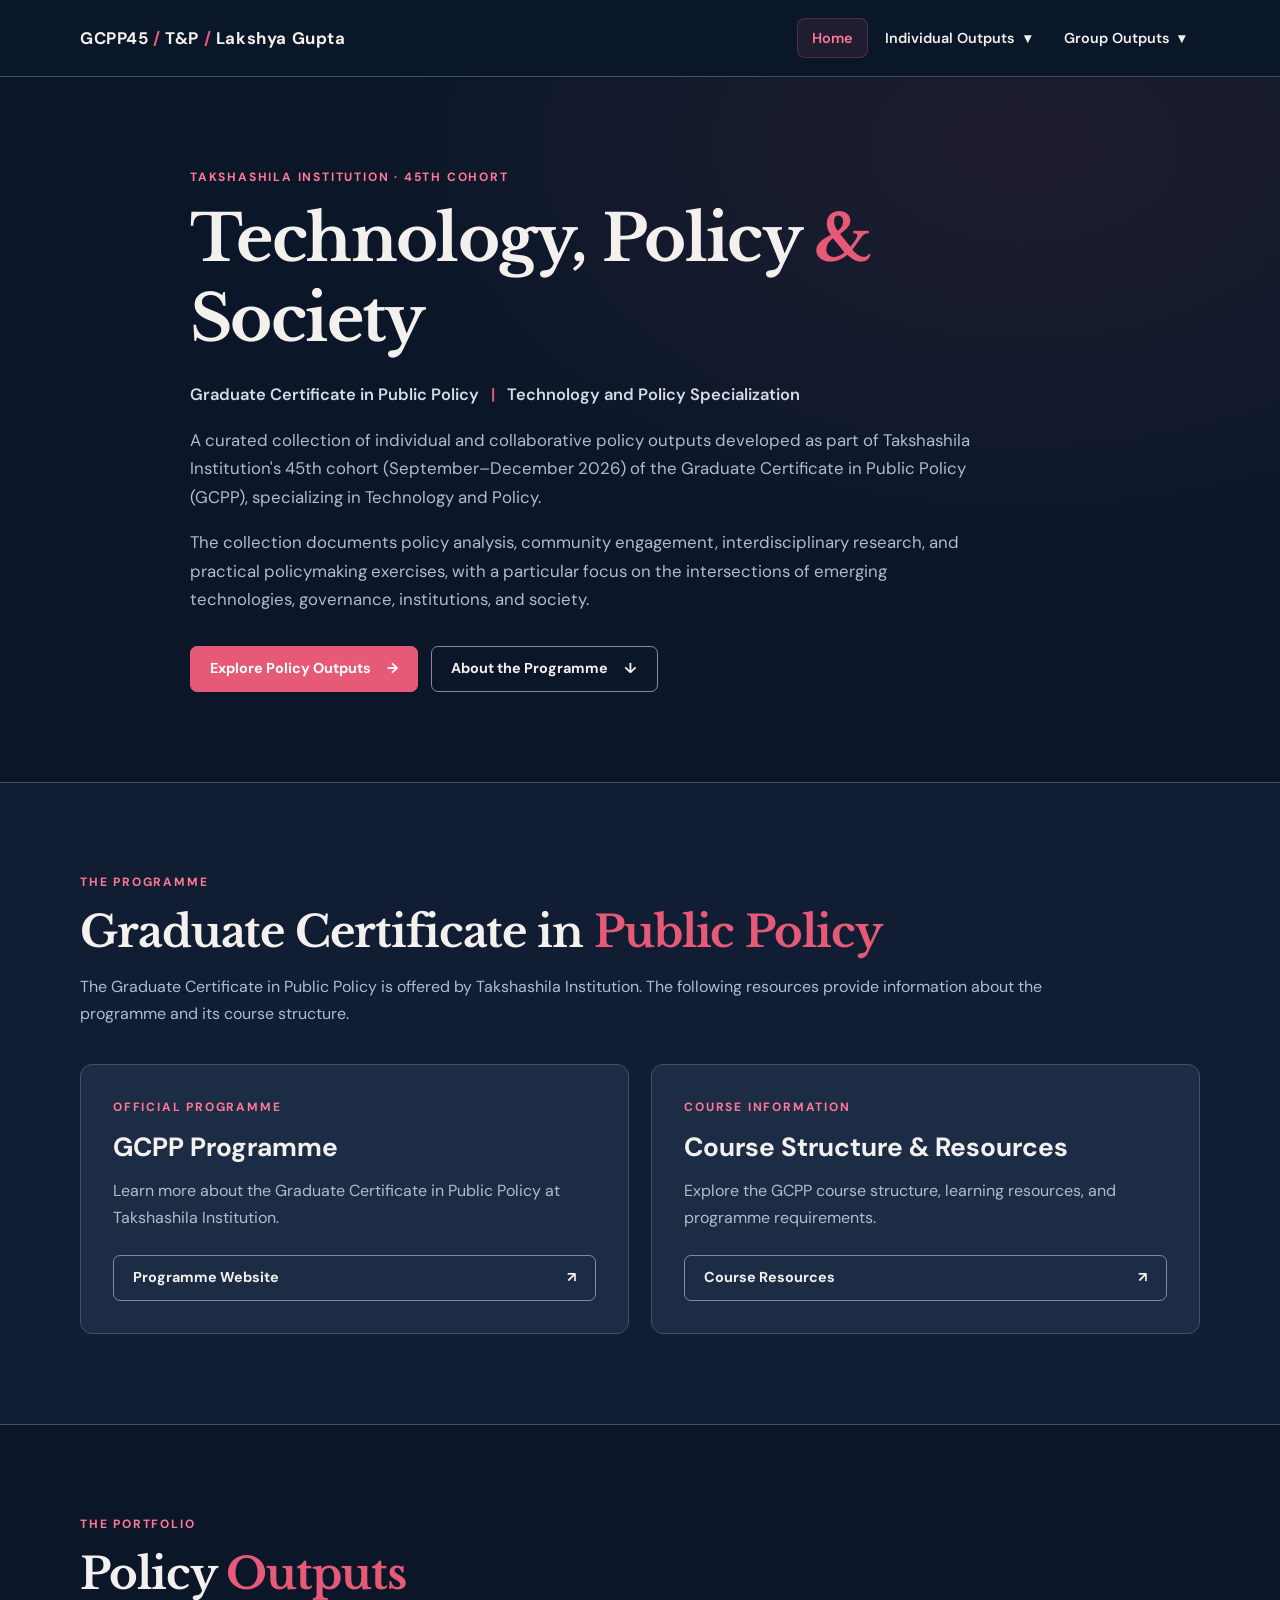
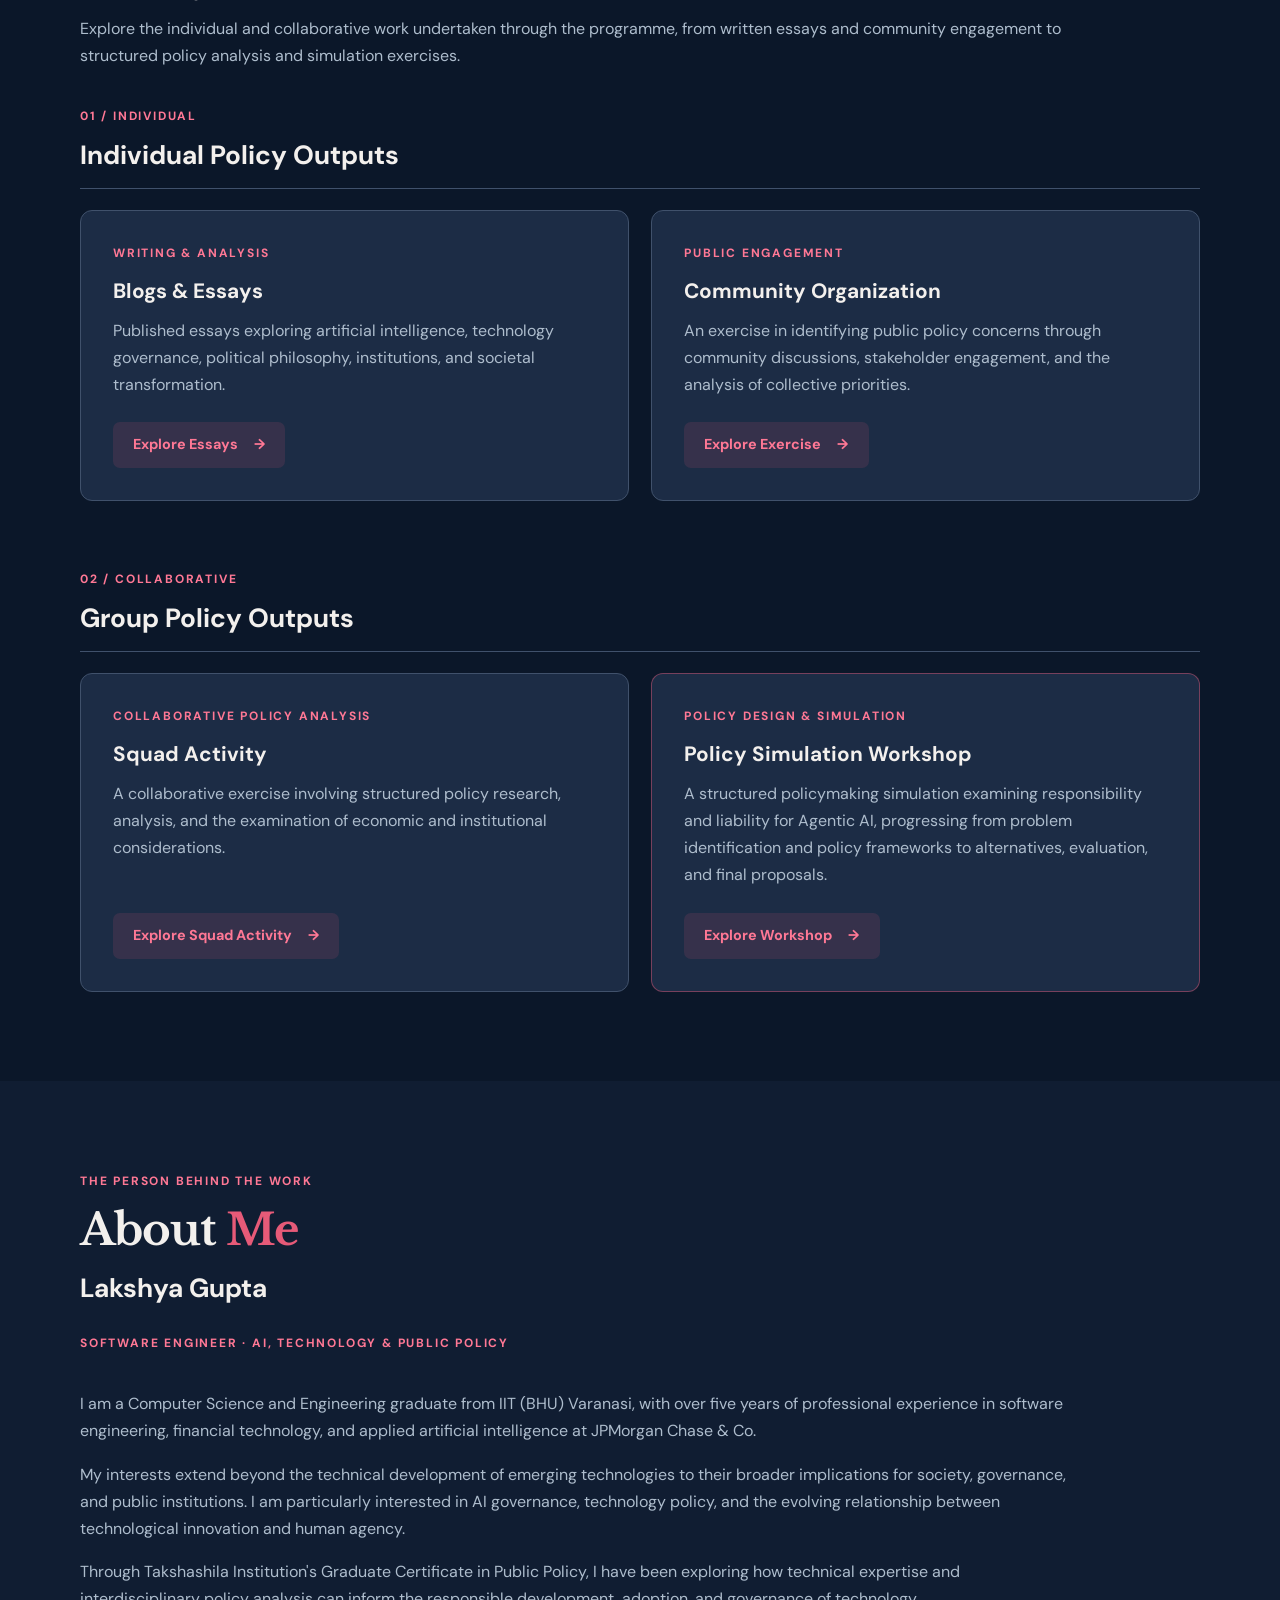
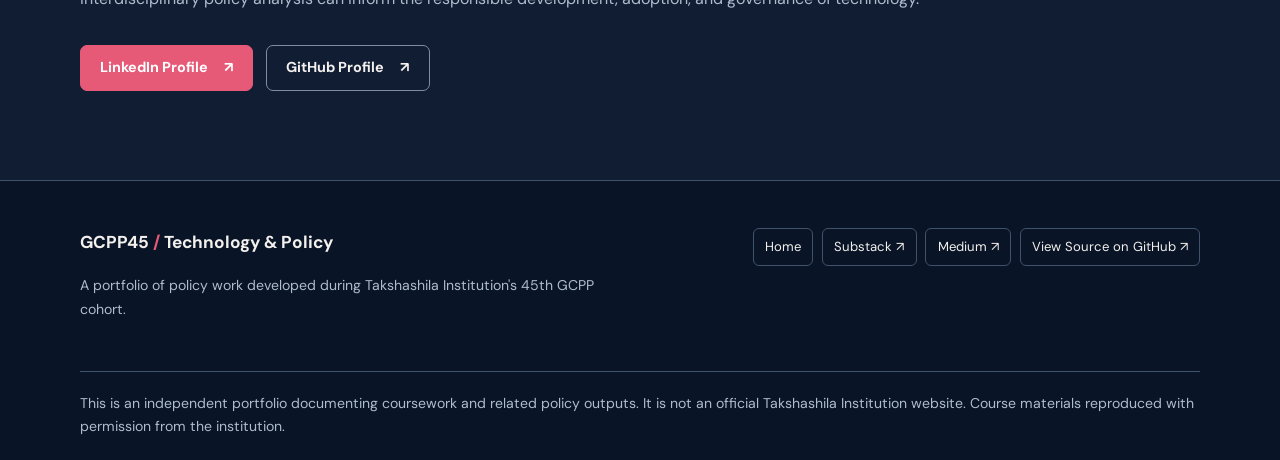
<file: index.html>
<!DOCTYPE html>
<html lang="en">
<head>
    <meta charset="UTF-8">
    <meta name="viewport" content="width=device-width, initial-scale=1.0">

    <title>GCPP45 | Technology and Policy</title>
    <meta name="description" content="Individual and collaborative policy outputs from the 45th cohort (September–December 2026) of Takshashila Institution's Graduate Certificate in Public Policy, specializing in Technology and Policy.">
    <link rel="stylesheet" href="assets/css/style.css?v=2">
</head>
<body>
    <!-- Global Navigation -->
    <header class="site-header">
        <nav class="navbar container" aria-label="Main navigation">
            <a href="index.html" class="site-logo">
                GCPP45 <span class="accent">/</span> T&amp;P <span class="accent">/</span> Lakshya Gupta
            </a>
            <div class="nav-links">
                <a href="index.html" class="nav-link active" aria-current="page">Home</a>
                <div class="nav-dropdown">
                    <button class="nav-dropdown-toggle" type="button" aria-haspopup="true" aria-expanded="false">
                        Individual Outputs <span aria-hidden="true">▾</span>
                    </button>
                    <div class="dropdown-menu">
                        <a href="pages/blogs-and-essays.html">Blogs &amp; Essays</a>
                        <a href="pages/community-organization.html">Community Organization</a>
                    </div>
                </div>
                <div class="nav-dropdown">
                    <button class="nav-dropdown-toggle" type="button" aria-haspopup="true" aria-expanded="false">
                        Group Outputs <span aria-hidden="true">▾</span>
                    </button>
                    <div class="dropdown-menu">
                        <a href="pages/squad-activity.html">Squad Activity</a>
                        <a href="pages/policy-simulation.html">Policy Simulation Workshop</a>
                    </div>
                </div>
            </div>
        </nav>
    </header>

    <main>
        <!-- Hero / Programme Introduction -->
        <section class="hero section">
            <div class="container hero-content">
                <p class="eyebrow">TAKSHASHILA INSTITUTION · 45TH COHORT</p>
                <h1>Technology, Policy <span class="accent">&amp;</span> Society</h1>
                <p class="hero-subtitle">
                    Graduate Certificate in Public Policy
                    <span class="hero-divider">|</span>
                    Technology and Policy Specialization
                </p>
                <p class="hero-description">
                    A curated collection of individual and collaborative policy outputs
                    developed as part of Takshashila Institution's 45th cohort (September–December 2026) of the
                    Graduate Certificate in Public Policy (GCPP), specializing in
                    Technology and Policy.
                </p>
                <p class="hero-description">
                    The collection documents policy analysis, community engagement,
                    interdisciplinary research, and practical policymaking exercises,
                    with a particular focus on the intersections of emerging technologies,
                    governance, institutions, and society.
                </p>
                <div class="hero-actions">
                    <a href="#policy-outputs" class="btn btn-primary">
                        Explore Policy Outputs <span aria-hidden="true">→</span>
                    </a>
                    <a href="#programme" class="btn btn-outline">
                        About the Programme <span aria-hidden="true">↓</span>
                    </a>
                </div>
            </div>
        </section>

        <!-- Programme Resources -->
        <section id="programme" class="section programme-section">
            <div class="container">
                <div class="section-heading">
                    <p class="eyebrow">THE PROGRAMME</p>
                    <h2>Graduate Certificate in <span class="accent">Public Policy</span></h2>
                    <p class="section-description">
                        The Graduate Certificate in Public Policy is offered by
                        Takshashila Institution. The following resources provide
                        information about the programme and its course structure.
                    </p>
                </div>
                <div class="resource-grid">
                    <article class="resource-card">
                        <div class="card-content">
                            <p class="card-label">OFFICIAL PROGRAMME</p>
                            <h3>GCPP Programme</h3>
                            <p>Learn more about the Graduate Certificate in Public Policy at Takshashila Institution.</p>
                        </div>
                        <a href="https://takshashila.org.in/pages/policy-school/gcpp.html"
                           class="btn btn-outline" target="_blank" rel="noopener noreferrer">
                            Programme Website <span aria-hidden="true">↗</span>
                        </a>
                    </article>
                    <article class="resource-card">
                        <div class="card-content">
                            <p class="card-label">COURSE INFORMATION</p>
                            <h3>Course Structure &amp; Resources</h3>
                            <p>Explore the GCPP course structure, learning resources, and programme requirements.</p>
                        </div>
                        <a href="https://takshashilainst.github.io/gcpp-getting-started/"
                           class="btn btn-outline" target="_blank" rel="noopener noreferrer">
                            Course Resources <span aria-hidden="true">↗</span>
                        </a>
                    </article>
                </div>
            </div>
        </section>

        <!-- Policy Outputs -->
        <section id="policy-outputs" class="section outputs-section">
            <div class="container">
                <div class="section-heading">
                    <p class="eyebrow">THE PORTFOLIO</p>
                    <h2>Policy <span class="accent">Outputs</span></h2>
                    <p class="section-description">
                        Explore the individual and collaborative work undertaken through
                        the programme, from written essays and community engagement to
                        structured policy analysis and simulation exercises.
                    </p>
                </div>

                <!-- Individual Policy Outputs -->
                <div class="output-category">
                    <div class="category-heading">
                        <div>
                            <p class="category-number">01 / INDIVIDUAL</p>
                            <h3>Individual Policy Outputs</h3>
                        </div>
                    </div>
                    <div class="output-grid">
                        <article class="output-card">
                            <div class="card-content">
                                <p class="card-label">WRITING &amp; ANALYSIS</p>
                                <h4>Blogs &amp; Essays</h4>
                                <p>Published essays exploring artificial intelligence, technology governance, political philosophy, institutions, and societal transformation.</p>
                            </div>
                            <a href="pages/blogs-and-essays.html" class="btn btn-card">
                                Explore Essays <span aria-hidden="true">→</span>
                            </a>
                        </article>
                        <article class="output-card">
                            <div class="card-content">
                                <p class="card-label">PUBLIC ENGAGEMENT</p>
                                <h4>Community Organization</h4>
                                <p>An exercise in identifying public policy concerns through community discussions, stakeholder engagement, and the analysis of collective priorities.</p>
                            </div>
                            <a href="pages/community-organization.html" class="btn btn-card">
                                Explore Exercise <span aria-hidden="true">→</span>
                            </a>
                        </article>
                    </div>
                </div>

                <!-- Group Policy Outputs -->
                <div class="output-category">
                    <div class="category-heading">
                        <div>
                            <p class="category-number">02 / COLLABORATIVE</p>
                            <h3>Group Policy Outputs</h3>
                        </div>
                    </div>
                    <div class="output-grid">
                        <article class="output-card">
                            <div class="card-content">
                                <p class="card-label">COLLABORATIVE POLICY ANALYSIS</p>
                                <h4>Squad Activity</h4>
                                <p>A collaborative exercise involving structured policy research, analysis, and the examination of economic and institutional considerations.</p>
                            </div>
                            <a href="pages/squad-activity.html" class="btn btn-card">
                                Explore Squad Activity <span aria-hidden="true">→</span>
                            </a>
                        </article>
                        <article class="output-card featured-card">
                            <div class="card-content">
                                <p class="card-label">POLICY DESIGN &amp; SIMULATION</p>
                                <h4>Policy Simulation Workshop</h4>
                                <p>A structured policymaking simulation examining responsibility and liability for Agentic AI, progressing from problem identification and policy frameworks to alternatives, evaluation, and final proposals.</p>
                            </div>
                            <a href="pages/policy-simulation.html" class="btn btn-card">
                                Explore Workshop <span aria-hidden="true">→</span>
                            </a>
                        </article>
                    </div>
                </div>
            </div>
        </section>

        <!-- About Me -->
        <section id="about-me" class="section programme-section" aria-labelledby="about-me-title">
            <div class="container">
                <div class="section-heading">
                    <p class="eyebrow">THE PERSON BEHIND THE WORK</p>
                    <h2 id="about-me-title">About <span class="accent">Me</span></h2>
                    <h3>Lakshya Gupta</h3>
                    <p class="card-label">SOFTWARE ENGINEER · AI, TECHNOLOGY &amp; PUBLIC POLICY</p>
                </div>
                <div style="max-width: 1200px;">
                    <p class="section-description">
                        I am a Computer Science and Engineering graduate from IIT (BHU)
                        Varanasi, with over five years of professional experience in
                        software engineering, financial technology, and applied artificial
                        intelligence at JPMorgan Chase &amp; Co.
                    </p>
                    <p class="section-description">
                        My interests extend beyond the technical development of emerging
                        technologies to their broader implications for society, governance,
                        and public institutions. I am particularly interested in AI
                        governance, technology policy, and the evolving relationship
                        between technological innovation and human agency.
                    </p>
                    <p class="section-description">
                        Through Takshashila Institution's Graduate Certificate in Public
                        Policy, I have been exploring how technical expertise and
                        interdisciplinary policy analysis can inform the responsible
                        development, adoption, and governance of technology.
                    </p>
                    <div class="hero-actions">
                        <a class="btn btn-primary" href="https://www.linkedin.com/in/lakshya-gupta-6163889b/"
                           target="_blank" rel="noopener noreferrer">
                            LinkedIn Profile <span aria-hidden="true">↗</span>
                        </a>
                        <a class="btn btn-outline" href="https://github.com/LakshyaG99"
                           target="_blank" rel="noopener noreferrer">
                            GitHub Profile <span aria-hidden="true">↗</span>
                        </a>
                    </div>
                </div>
            </div>
        </section>
    </main>

    <!-- Footer -->
    <footer class="site-footer">
        <div class="container footer-content">
            <div class="footer-brand">
                <p class="footer-title">GCPP45 <span class="accent">/</span> Technology &amp; Policy</p>
                <p>A portfolio of policy work developed during Takshashila Institution's 45th GCPP cohort.</p>
            </div>
            <div class="footer-links">
                <a href="index.html" class="footer-link">Home</a>
                <a href="https://theworldarchitect.substack.com/" class="footer-link" target="_blank" rel="noopener noreferrer">Substack ↗</a>
                <a href="https://medium.com/@lakshyagupta8799" class="footer-link" target="_blank" rel="noopener noreferrer">Medium ↗</a>
                <a href="https://github.com/LakshyaG99/GCPP-Technology-And-Policy" class="footer-link" target="_blank" rel="noopener noreferrer">View Source on GitHub ↗</a>
            </div>
        </div>
        <div class="container footer-bottom">
            <p>This is an independent portfolio documenting coursework and related policy outputs. It is not an official Takshashila Institution website. Course materials reproduced with permission from the institution.</p>
        </div>
    </footer>
    <script src="assets/js/main.js?v=2" defer></script>
</body>
</html>
</file>
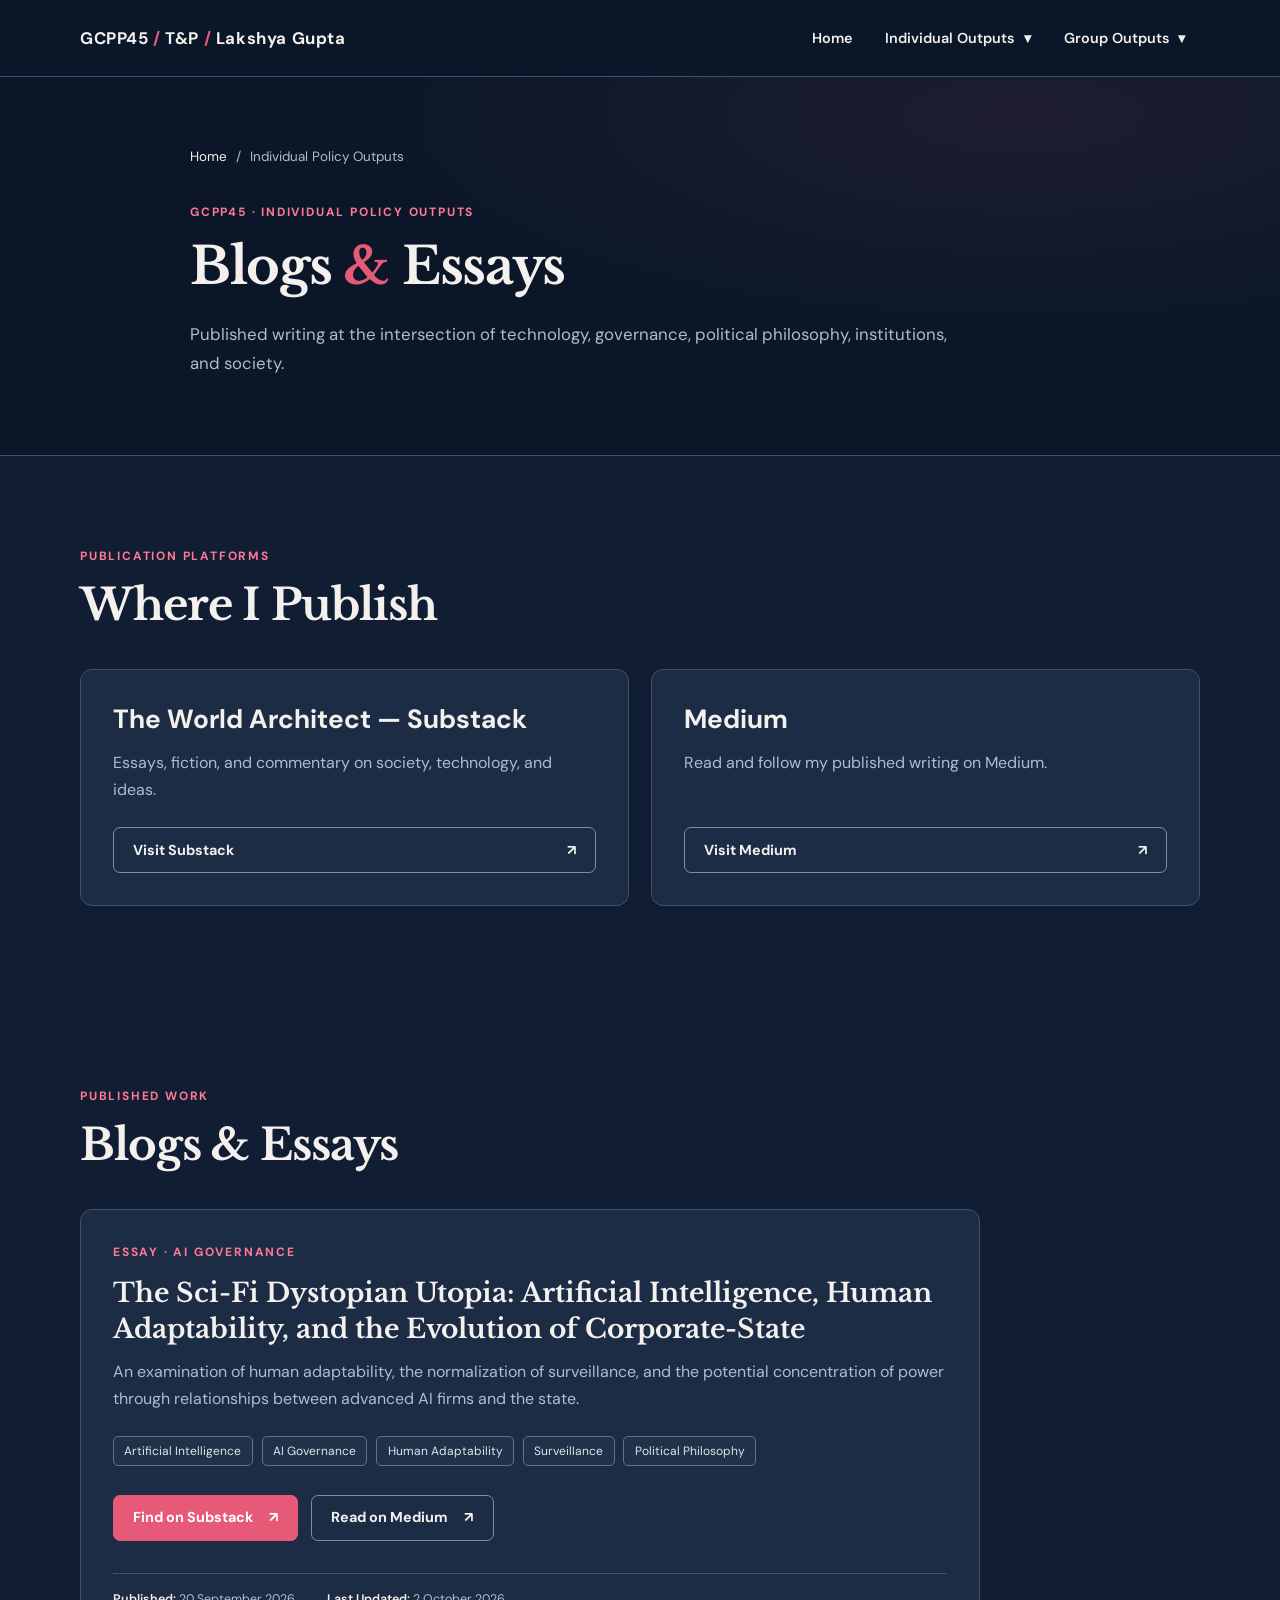
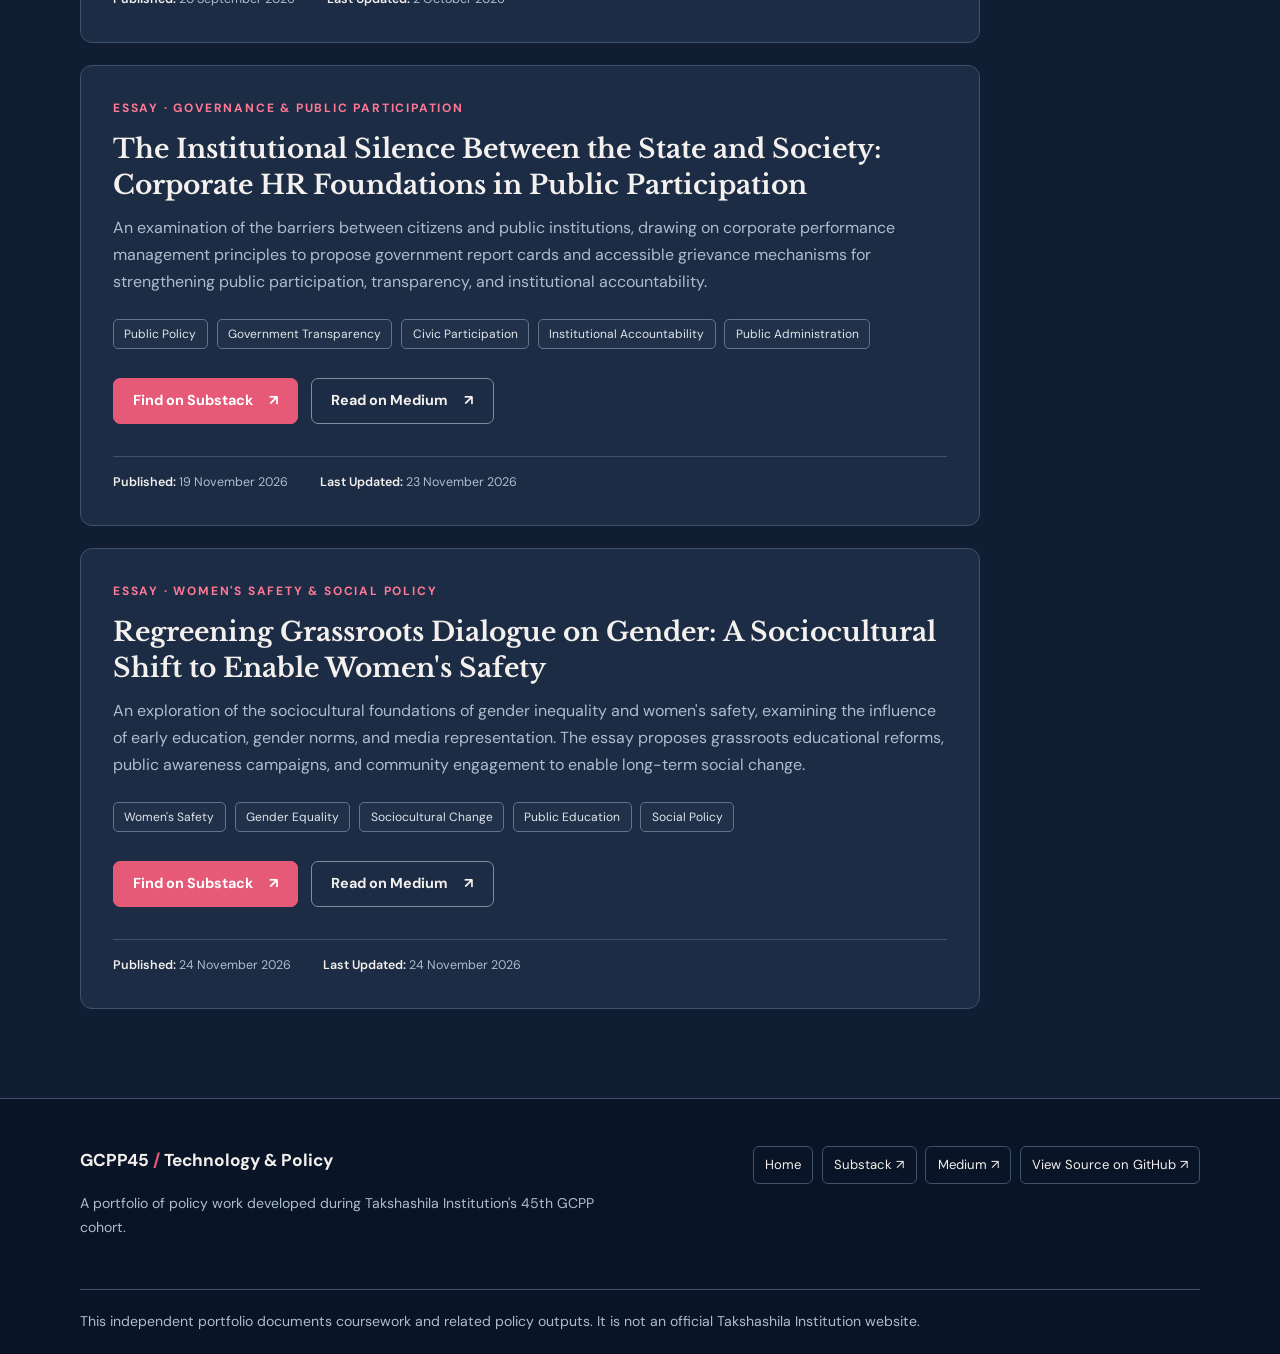
<file: pages/blogs-and-essays.html>
<!DOCTYPE html>
<html lang="en">
<head>
  <meta charset="UTF-8">
  <meta name="viewport" content="width=device-width, initial-scale=1.0">
  <meta name="description" content="Blogs & Essays — GCPP45 Technology and Policy portfolio">
  <title>Blogs &amp; Essays | GCPP45 Technology and Policy</title>
  <link rel="stylesheet" href="../assets/css/style.css?v=4">
</head>

<body>

<!-- Header -->
<header class="site-header">
  <nav class="navbar container" aria-label="Main navigation">
    <a href="../index.html" class="site-logo">
      GCPP45 <span class="accent">/</span>
      T&amp;P <span class="accent">/</span> Lakshya Gupta
    </a>

    <div class="nav-links">
      <a href="../index.html" class="nav-link">Home</a>

      <div class="nav-dropdown">
        <button class="nav-dropdown-toggle" type="button"
                aria-haspopup="true" aria-expanded="false">
          Individual Outputs <span aria-hidden="true">▾</span>
        </button>
        <div class="dropdown-menu">
          <a href="blogs-and-essays.html">Blogs &amp; Essays</a>
          <a href="community-organization.html">Community Organization</a>
        </div>
      </div>

      <div class="nav-dropdown">
        <button class="nav-dropdown-toggle" type="button"
                aria-haspopup="true" aria-expanded="false">
          Group Outputs <span aria-hidden="true">▾</span>
        </button>
        <div class="dropdown-menu">
          <a href="squad-activity.html">Squad Activity</a>
          <a href="policy-simulation.html">Policy Simulation Workshop</a>
        </div>
      </div>
    </div>
  </nav>
</header>

<main>

  <!-- Hero -->
  <section class="hero section page-hero">
    <div class="container hero-content">
      <nav class="breadcrumbs" aria-label="Breadcrumb">
        <a href="../index.html">Home</a>
        <span aria-hidden="true"> / </span>
        <span>Individual Policy Outputs</span>
      </nav>

      <p class="eyebrow">GCPP45 · INDIVIDUAL POLICY OUTPUTS</p>

      <h1>Blogs <span class="accent">&amp;</span> Essays</h1>

      <p class="hero-description">
        Published writing at the intersection of technology,
        governance, political philosophy, institutions, and society.
      </p>
    </div>
  </section>

  <!-- Publication Platforms -->
  <section class="section">
    <div class="container">
      <div class="section-heading">
        <p class="eyebrow">PUBLICATION PLATFORMS</p>
        <h2>Where I Publish</h2>
      </div>

      <div class="resource-grid">

        <article class="resource-card">
          <div class="card-content">
            <h3>The World Architect — Substack</h3>
            <p>
              Essays, fiction, and commentary on society,
              technology, and ideas.
            </p>
          </div>
          <a class="btn btn-outline"
             href="https://theworldarchitect.substack.com/"
             target="_blank" rel="noopener noreferrer">
            Visit Substack
            <span aria-hidden="true">↗</span>
          </a>
        </article>

        <article class="resource-card">
          <div class="card-content">
            <h3>Medium</h3>
            <p>
              Read and follow my published writing on Medium.
            </p>
          </div>
          <a class="btn btn-outline"
             href="https://medium.com/@lakshyagupta8799"
             target="_blank" rel="noopener noreferrer">
            Visit Medium
            <span aria-hidden="true">↗</span>
          </a>
        </article>

      </div>
    </div>
  </section>

  <!-- Published Work -->
  <section class="section">
    <div class="container">

      <div class="section-heading">
        <p class="eyebrow">PUBLISHED WORK</p>
        <h2>Blogs &amp; Essays</h2>
      </div>

      <div class="output-grid essay-list">

        <!-- ================================== -->
        <!-- ESSAY 1: SCI-FI DYSTOPIAN UTOPIA -->
        <!-- ================================== -->

        <article class="output-card essay-card">

          <div class="card-content">
            <p class="card-label">ESSAY · AI GOVERNANCE</p>

            <h3>
              The Sci-Fi Dystopian Utopia: Artificial
              Intelligence, Human Adaptability, and the
              Evolution of Corporate-State
            </h3>

            <p>
              An examination of human adaptability, the
              normalization of surveillance, and the potential
              concentration of power through relationships
              between advanced AI firms and the state.
            </p>

            <ul class="tag-list" aria-label="Article tags">
              <li class="tag">Artificial Intelligence</li>
              <li class="tag">AI Governance</li>
              <li class="tag">Human Adaptability</li>
              <li class="tag">Surveillance</li>
              <li class="tag">Political Philosophy</li>
            </ul>
          </div>

          <div class="card-actions">
            <!-- TODO: Review Substack URL -->
            <a class="btn btn-primary"
               href="https://theworldarchitect.substack.com/p/the-sci-fi-dystopian-utopia?r=4if0oj&utm_campaign=post-expanded-share&utm_medium=web"
               target="_blank" rel="noopener noreferrer">
              Find on Substack
              <span aria-hidden="true">↗</span>
            </a>

            <!-- TODO: Review Medium URL -->
            <a class="btn btn-outline"
               href="https://medium.com/@lakshyagupta8799/the-sci-fi-dystopian-utopia-artificial-intelligence-human-adaptability-and-the-evolution-of-8f568c4e9b54?sharedUserId=lakshyagupta8799"
               target="_blank" rel="noopener noreferrer">
              Read on Medium
              <span aria-hidden="true">↗</span>
            </a>
          </div>

          <!-- TODO: Update dates -->
          <div class="article-metadata">
            <span>
              <strong>Published:</strong> 20 September 2026
            </span>
            <span>
              <strong>Last Updated:</strong> 2 October 2026
            </span>
          </div>

        </article>


        <!-- ================================== -->
        <!-- ESSAY 2: INSTITUTIONAL SILENCE -->
        <!-- ================================== -->

        <article class="output-card essay-card">

          <div class="card-content">
            <p class="card-label">
              ESSAY · GOVERNANCE &amp; PUBLIC PARTICIPATION
            </p>

            <h3>
              The Institutional Silence Between the State
              and Society: Corporate HR Foundations in
              Public Participation
            </h3>

            <p>
              An examination of the barriers between citizens
              and public institutions, drawing on corporate
              performance management principles to propose
              government report cards and accessible grievance
              mechanisms for strengthening public participation,
              transparency, and institutional accountability.
            </p>

            <ul class="tag-list" aria-label="Article tags">
              <li class="tag">Public Policy</li>
              <li class="tag">Government Transparency</li>
              <li class="tag">Civic Participation</li>
              <li class="tag">Institutional Accountability</li>
              <li class="tag">Public Administration</li>
            </ul>
          </div>

          <div class="card-actions">
            <!-- TODO: Review Substack URL -->
            <a class="btn btn-primary"
               href="https://theworldarchitect.substack.com/p/the-institutional-silence-between?r=4if0oj&utm_campaign=post-expanded-share&utm_medium=web"
               target="_blank" rel="noopener noreferrer">
              Find on Substack
              <span aria-hidden="true">↗</span>
            </a>

            <!-- TODO: Review Medium URL -->
            <a class="btn btn-outline"
               href="https://medium.com/@lakshyagupta8799/the-institutional-silence-between-the-state-and-society-corporate-hr-foundations-in-public-10db67bb77f2?sharedUserId=lakshyagupta8799"
               target="_blank" rel="noopener noreferrer">
              Read on Medium
              <span aria-hidden="true">↗</span>
            </a>
          </div>

          <!-- TODO: Update dates -->
          <div class="article-metadata">
            <span>
              <strong>Published:</strong> 19 November 2026
            </span>
            <span>
              <strong>Last Updated:</strong> 23 November 2026
            </span>
          </div>

        </article>


        <!-- ================================== -->
        <!-- ESSAY 3: REGREENING GRASSROOTS -->
        <!-- ================================== -->

        <article class="output-card essay-card">

          <div class="card-content">
            <p class="card-label">
              ESSAY · WOMEN'S SAFETY &amp; SOCIAL POLICY
            </p>

            <h3>
              Regreening Grassroots Dialogue on Gender:
              A Sociocultural Shift to Enable Women's Safety
            </h3>

            <p>
              An exploration of the sociocultural foundations
              of gender inequality and women's safety,
              examining the influence of early education,
              gender norms, and media representation. The
              essay proposes grassroots educational reforms,
              public awareness campaigns, and community
              engagement to enable long-term social change.
            </p>

            <ul class="tag-list" aria-label="Article tags">
              <li class="tag">Women's Safety</li>
              <li class="tag">Gender Equality</li>
              <li class="tag">Sociocultural Change</li>
              <li class="tag">Public Education</li>
              <li class="tag">Social Policy</li>
            </ul>
          </div>

          <div class="card-actions">
            <!-- TODO: Review Substack URL -->
            <a class="btn btn-primary"
               href="https://theworldarchitect.substack.com/p/regreening-grassroots-dialogue-on?r=4if0oj&utm_campaign=post-expanded-share&utm_medium=web"
               target="_blank" rel="noopener noreferrer">
              Find on Substack
              <span aria-hidden="true">↗</span>
            </a>

            <!-- TODO: Review Medium URL -->
            <a class="btn btn-outline"
               href="https://medium.com/@lakshyagupta8799/regreening-grassroots-dialogue-on-gender-a-sociocultural-shift-to-enable-womens-safety-92a1fbeb4653?sharedUserId=lakshyagupta8799"
               target="_blank" rel="noopener noreferrer">
              Read on Medium
              <span aria-hidden="true">↗</span>
            </a>
          </div>

          <!-- TODO: Update dates -->
          <div class="article-metadata">
            <span>
              <strong>Published:</strong> 24 November 2026
            </span>
            <span>
              <strong>Last Updated:</strong> 24 November 2026
            </span>
          </div>

        </article>

      </div>
    </div>
  </section>

</main>

<!-- Footer -->
<footer class="site-footer">
  <div class="container footer-content">

    <div class="footer-brand">
      <p class="footer-title">
        GCPP45 <span class="accent">/</span>
        Technology &amp; Policy
      </p>
      <p>
        A portfolio of policy work developed during
        Takshashila Institution's 45th GCPP cohort.
      </p>
    </div>

    <div class="footer-links">
      <a class="footer-link" href="../index.html">Home</a>

      <a class="footer-link"
         href="https://theworldarchitect.substack.com/"
         target="_blank" rel="noopener noreferrer">
        Substack ↗
      </a>

      <a class="footer-link"
         href="https://medium.com/@lakshyagupta8799"
         target="_blank" rel="noopener noreferrer">
        Medium ↗
      </a>

      <a class="footer-link"
         href="https://github.com/LakshyaG99/GCPP-Technology-And-Policy"
         target="_blank" rel="noopener noreferrer">
        View Source on GitHub ↗
      </a>
    </div>
  </div>

  <div class="container footer-bottom">
    <p>
      This independent portfolio documents coursework and
      related policy outputs. It is not an official
      Takshashila Institution website.
    </p>
  </div>
</footer>

<script src="../assets/js/main.js" defer></script>

</body>
</html>
</file>
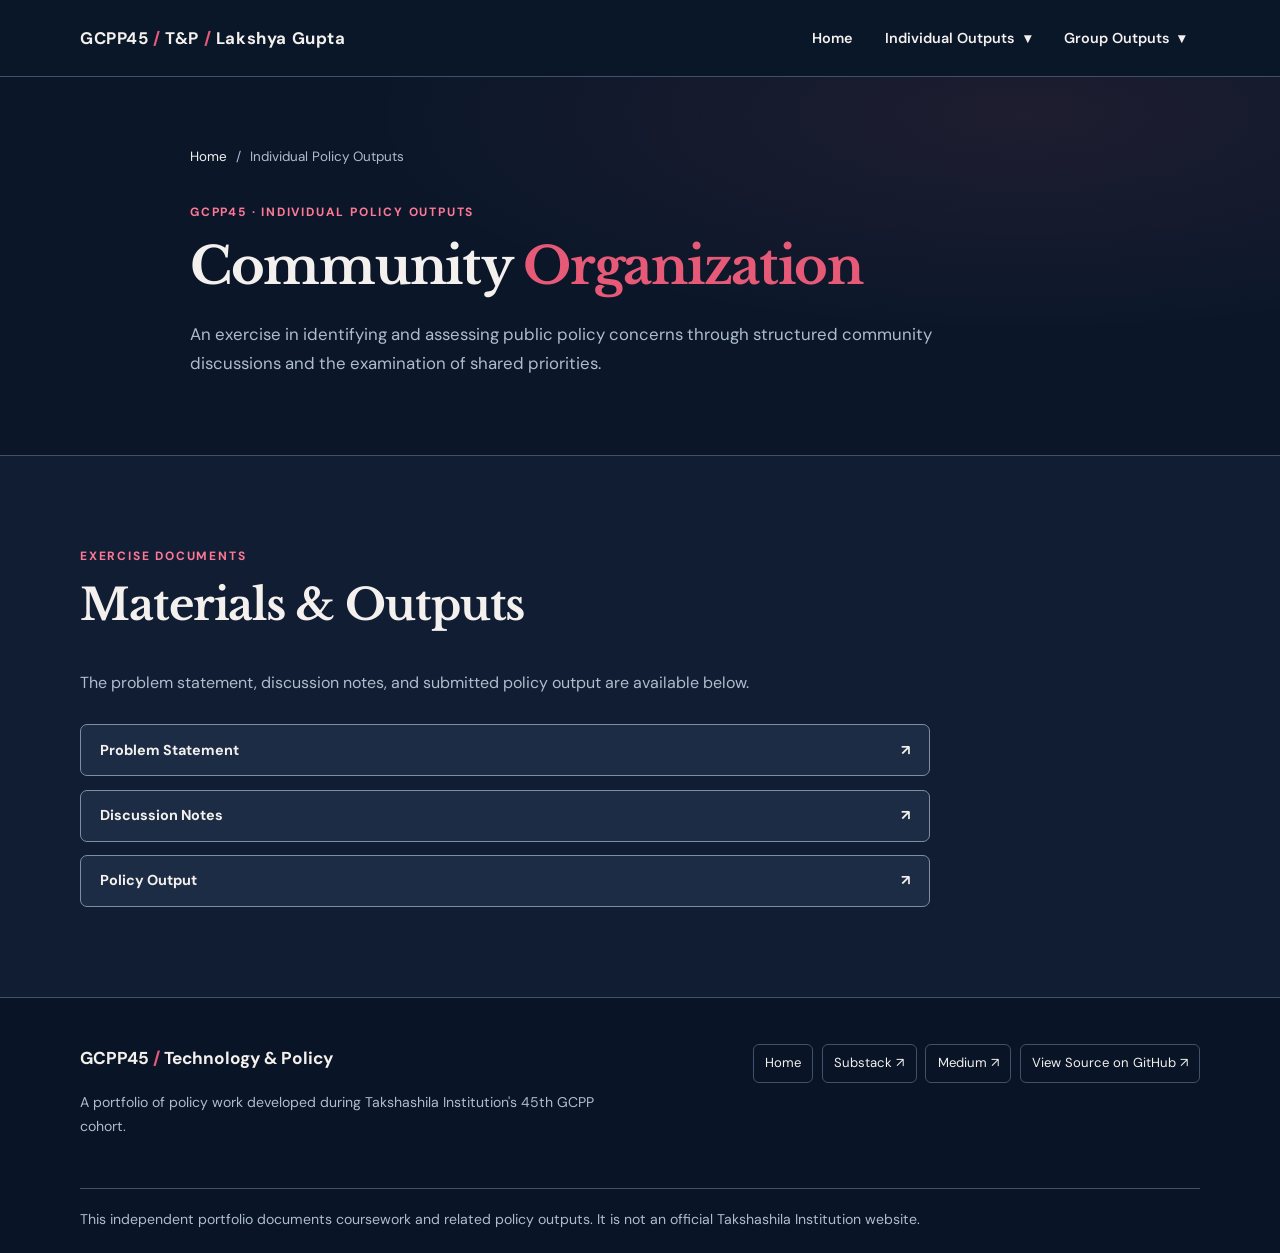
<file: pages/community-organization.html>
<!DOCTYPE html>
<html lang="en">
<head>
  <meta charset="UTF-8">
  <meta name="viewport" content="width=device-width, initial-scale=1.0">
  <meta name="description" content="Community Organization — GCPP45 Technology and Policy portfolio">
  <title>Community Organization | GCPP45 Technology and Policy</title>
  <link rel="stylesheet" href="../assets/css/style.css">
</head>
<body>
<header class="site-header">
  <nav class="navbar container" aria-label="Main navigation">
    <a href="../index.html" class="site-logo">GCPP45 <span class="accent">/</span> T&amp;P <span class="accent">/</span> Lakshya Gupta</a>
    <div class="nav-links">
      <a href="../index.html" class="nav-link">Home</a>
      <div class="nav-dropdown">
        <button class="nav-dropdown-toggle" type="button" aria-haspopup="true" aria-expanded="false">Individual Outputs <span aria-hidden="true">▾</span></button>
        <div class="dropdown-menu">
          <a href="blogs-and-essays.html">Blogs &amp; Essays</a>
          <a href="community-organization.html">Community Organization</a>
        </div>
      </div>
      <div class="nav-dropdown">
        <button class="nav-dropdown-toggle" type="button" aria-haspopup="true" aria-expanded="false">Group Outputs <span aria-hidden="true">▾</span></button>
        <div class="dropdown-menu">
          <a href="squad-activity.html">Squad Activity</a>
          <a href="policy-simulation.html">Policy Simulation Workshop</a>
        </div>
      </div>
    </div>
  </nav>
</header>
<main>
<section class="hero section page-hero"><div class="container hero-content">
 <nav class="breadcrumbs" aria-label="Breadcrumb"><a href="../index.html">Home</a><span aria-hidden="true"> / </span><span>Individual Policy Outputs</span></nav>
 <p class="eyebrow">GCPP45 · INDIVIDUAL POLICY OUTPUTS</p><h1>Community <span class="accent">Organization</span></h1><p class="hero-description">An exercise in identifying and assessing public policy concerns through structured community discussions and the examination of shared priorities.</p>
 </div></section><section class="section"><div class="container"><div class="section-heading"><p class="eyebrow">EXERCISE DOCUMENTS</p><h2>Materials &amp; Outputs</h2></div><p class="section-description">The problem statement, discussion notes, and submitted policy output are available below.</p><div class="document-list"><a class="btn btn-outline document-button" href="../documents/community-organization/problem-statement.pdf" target="_blank" rel="noopener noreferrer"><span>Problem Statement</span><span aria-hidden="true">↗</span></a><a class="btn btn-outline document-button" href="../documents/community-organization/discussion-notes.pdf" target="_blank" rel="noopener noreferrer"><span>Discussion Notes</span><span aria-hidden="true">↗</span></a><a class="btn btn-outline document-button" href="../documents/community-organization/policy-output.pdf" target="_blank" rel="noopener noreferrer"><span>Policy Output</span><span aria-hidden="true">↗</span></a></div></div></section>
</main>
<footer class="site-footer">
  <div class="container footer-content">
    <div class="footer-brand"><p class="footer-title">GCPP45 <span class="accent">/</span> Technology &amp; Policy</p>
      <p>A portfolio of policy work developed during Takshashila Institution's 45th GCPP cohort.</p></div>
    <div class="footer-links">
      <a class="footer-link" href="../index.html">Home</a>
      <a class="footer-link" href="https://theworldarchitect.substack.com/" target="_blank" rel="noopener noreferrer">Substack ↗</a>
      <a class="footer-link" href="https://medium.com/@lakshyagupta8799" target="_blank" rel="noopener noreferrer">Medium ↗</a>
      <a class="footer-link" href="https://github.com/LakshyaG99/GCPP-Technology-And-Policy" target="_blank" rel="noopener noreferrer">View Source on GitHub ↗</a>
    </div>
  </div>
  <div class="container footer-bottom"><p>This independent portfolio documents coursework and related policy outputs. It is not an official Takshashila Institution website.</p></div>
</footer>
<script src="../assets/js/main.js" defer></script>
</body>
</html>
</file>
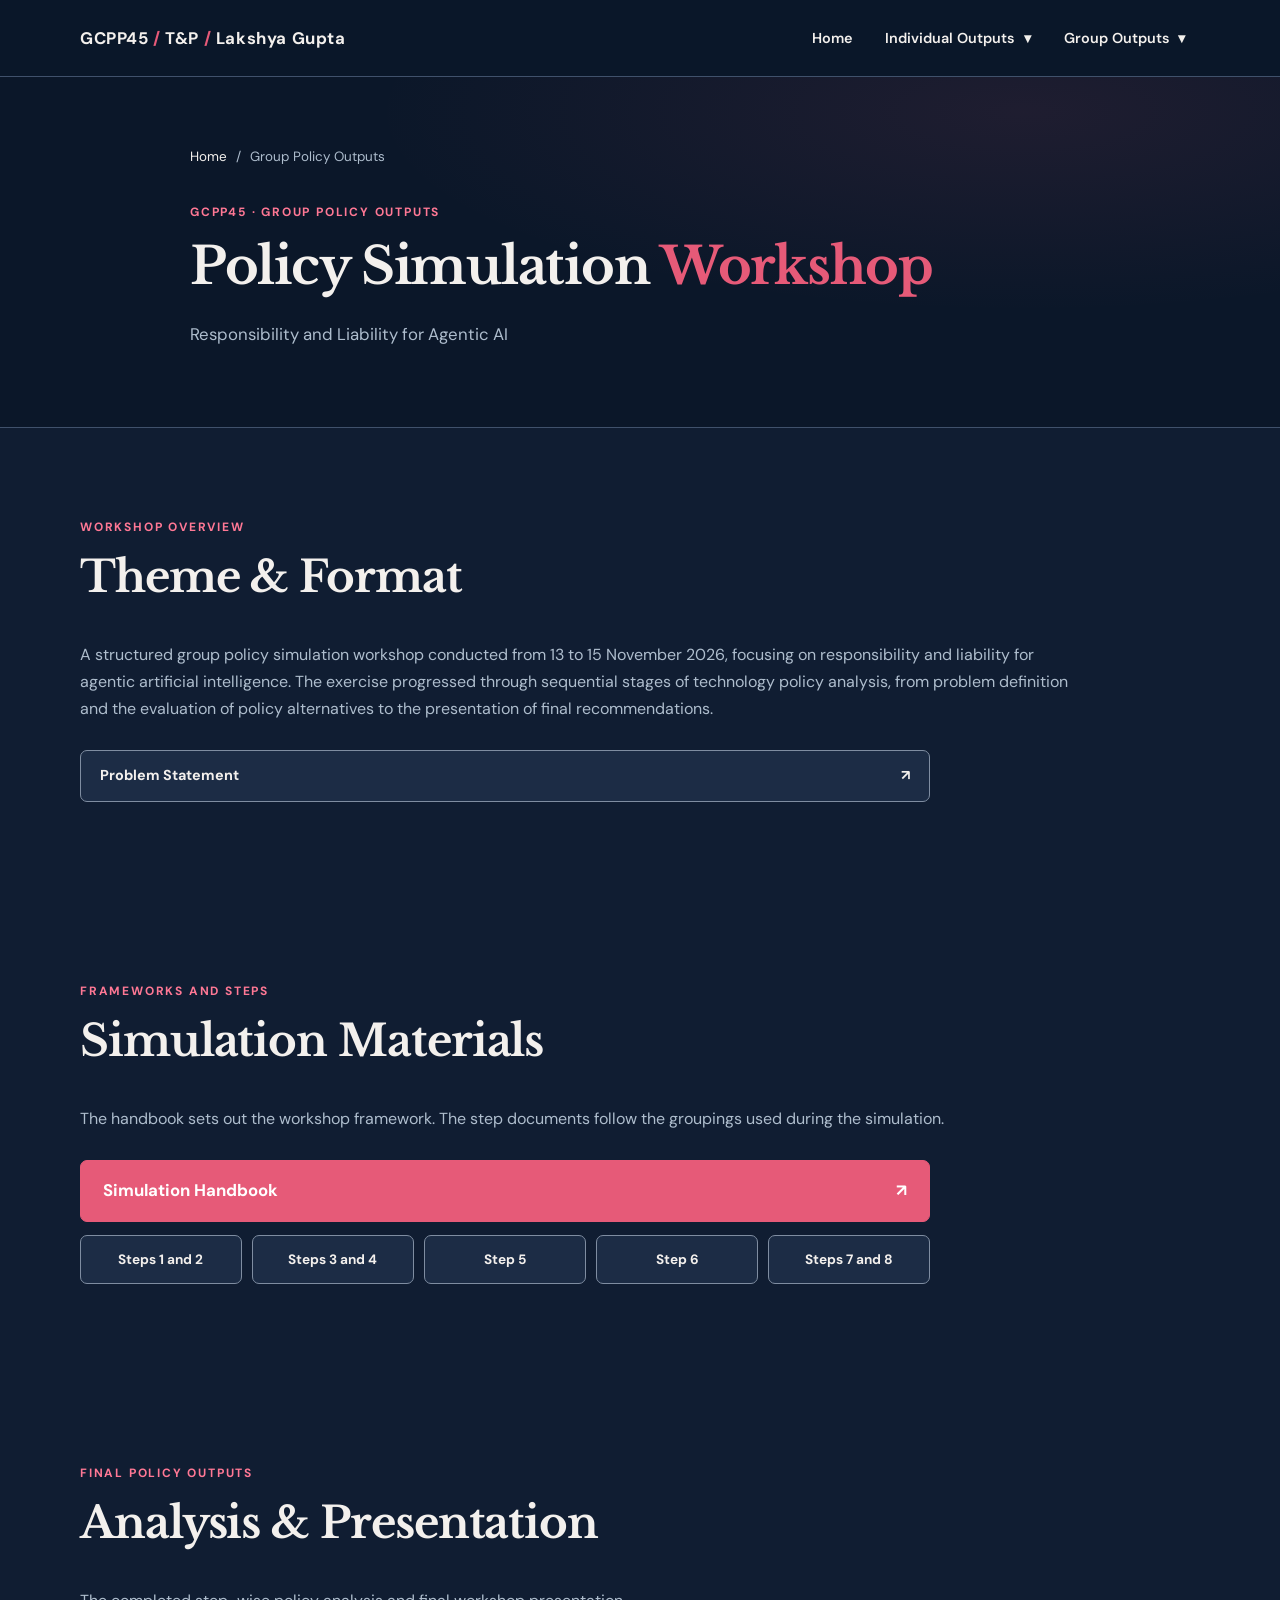
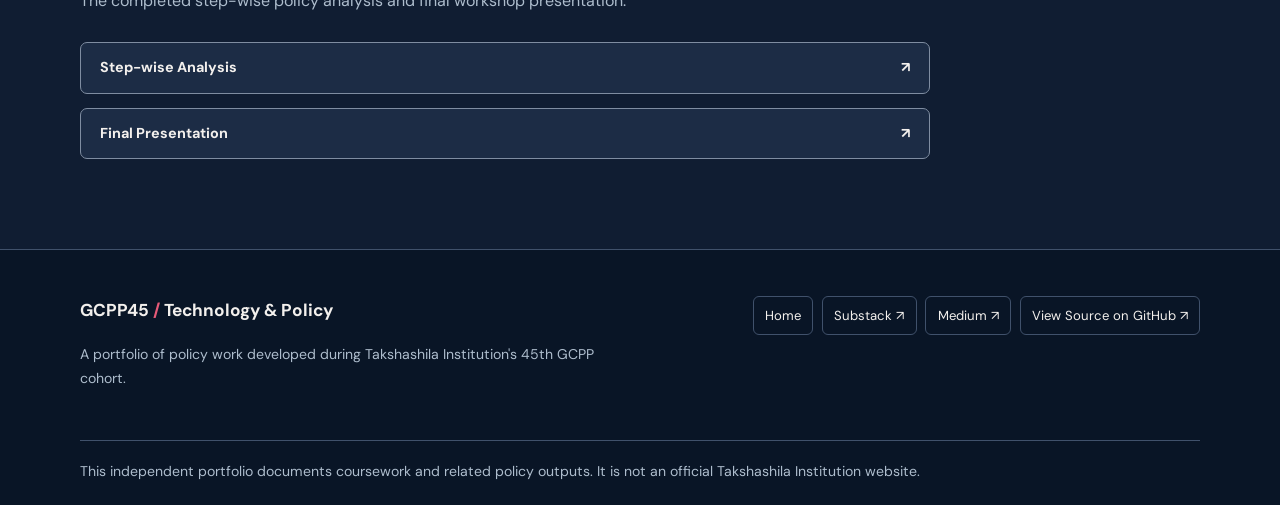
<file: pages/policy-simulation.html>
<!DOCTYPE html>
<html lang="en">
<head>
  <meta charset="UTF-8">
  <meta name="viewport" content="width=device-width, initial-scale=1.0">
  <meta name="description" content="Policy Simulation Workshop — GCPP45 Technology and Policy portfolio">
  <title>Policy Simulation Workshop | GCPP45 Technology and Policy</title>
  <link rel="stylesheet" href="../assets/css/style.css">
</head>
<body>
<header class="site-header">
  <nav class="navbar container" aria-label="Main navigation">
    <a href="../index.html" class="site-logo">GCPP45 <span class="accent">/</span> T&amp;P <span class="accent">/</span> Lakshya Gupta</a>
    <div class="nav-links">
      <a href="../index.html" class="nav-link">Home</a>
      <div class="nav-dropdown">
        <button class="nav-dropdown-toggle" type="button" aria-haspopup="true" aria-expanded="false">Individual Outputs <span aria-hidden="true">▾</span></button>
        <div class="dropdown-menu">
          <a href="blogs-and-essays.html">Blogs &amp; Essays</a>
          <a href="community-organization.html">Community Organization</a>
        </div>
      </div>
      <div class="nav-dropdown">
        <button class="nav-dropdown-toggle" type="button" aria-haspopup="true" aria-expanded="false">Group Outputs <span aria-hidden="true">▾</span></button>
        <div class="dropdown-menu">
          <a href="squad-activity.html">Squad Activity</a>
          <a href="policy-simulation.html">Policy Simulation Workshop</a>
        </div>
      </div>
    </div>
  </nav>
</header>
<main>
<section class="hero section page-hero"><div class="container hero-content">
 <nav class="breadcrumbs" aria-label="Breadcrumb"><a href="../index.html">Home</a><span aria-hidden="true"> / </span><span>Group Policy Outputs</span></nav>
 <p class="eyebrow">GCPP45 · GROUP POLICY OUTPUTS</p><h1>Policy Simulation <span class="accent">Workshop</span></h1><p class="hero-description">Responsibility and Liability for Agentic AI</p>
 </div></section><section class="section"><div class="container"><div class="section-heading"><p class="eyebrow">WORKSHOP OVERVIEW</p><h2>Theme &amp; Format</h2></div><p class="section-description">A structured group policy simulation workshop conducted from 13 to 15 November 2026, focusing on responsibility and liability for agentic artificial intelligence. The exercise progressed through sequential stages of technology policy analysis, from problem definition and the evaluation of policy alternatives to the presentation of final recommendations.</p>
<div class="document-list"><a class="btn btn-outline document-button" href="../documents/policy-simulation/problem-statement.pdf" target="_blank" rel="noopener noreferrer"><span>Problem Statement</span><span aria-hidden="true">↗</span></a></div></div></section><section class="section"><div class="container"><div class="section-heading"><p class="eyebrow">FRAMEWORKS AND STEPS</p><h2>Simulation Materials</h2></div><p class="section-description">The handbook sets out the workshop framework. The step documents follow the groupings used during the simulation.</p><div class="simulation-materials">
  <!-- Main handbook: full-width primary reference -->
  <a class="btn btn-primary handbook-button"
     href="../documents/policy-simulation/handbook.pdf"
     target="_blank" rel="noopener noreferrer">
    <span>Simulation Handbook</span>
    <span aria-hidden="true">↗</span>
  </a>

  <!-- Workshop steps: five equal-width buttons on desktop -->
  <div class="simulation-steps">
    <a class="btn btn-outline step-button"
       href="../documents/policy-simulation/steps-1-2.pdf"
       target="_blank" rel="noopener noreferrer">Steps 1 and 2</a>
    <a class="btn btn-outline step-button"
       href="../documents/policy-simulation/steps-3-4.pdf"
       target="_blank" rel="noopener noreferrer">Steps 3 and 4</a>
    <a class="btn btn-outline step-button"
       href="../documents/policy-simulation/step-5.pdf"
       target="_blank" rel="noopener noreferrer">Step 5</a>
    <a class="btn btn-outline step-button"
       href="../documents/policy-simulation/step-6.pdf"
       target="_blank" rel="noopener noreferrer">Step 6</a>
    <a class="btn btn-outline step-button"
       href="../documents/policy-simulation/steps-7-8.pdf"
       target="_blank" rel="noopener noreferrer">Steps 7 and 8</a>
  </div>
</div></div></section><section class="section"><div class="container"><div class="section-heading"><p class="eyebrow">FINAL POLICY OUTPUTS</p><h2>Analysis &amp; Presentation</h2></div><p class="section-description">The completed step-wise policy analysis and final workshop presentation.</p><div class="document-list"><a class="btn btn-outline document-button" href="../documents/policy-simulation/step-wise-analysis.pdf" target="_blank" rel="noopener noreferrer"><span>Step-wise Analysis</span><span aria-hidden="true">↗</span></a><a class="btn btn-outline document-button" href="../documents/policy-simulation/final-presentation.pdf" target="_blank" rel="noopener noreferrer"><span>Final Presentation</span><span aria-hidden="true">↗</span></a></div></div></section>
</main>
<footer class="site-footer">
  <div class="container footer-content">
    <div class="footer-brand"><p class="footer-title">GCPP45 <span class="accent">/</span> Technology &amp; Policy</p>
      <p>A portfolio of policy work developed during Takshashila Institution's 45th GCPP cohort.</p></div>
    <div class="footer-links">
      <a class="footer-link" href="../index.html">Home</a>
      <a class="footer-link" href="https://theworldarchitect.substack.com/" target="_blank" rel="noopener noreferrer">Substack ↗</a>
      <a class="footer-link" href="https://medium.com/@lakshyagupta8799" target="_blank" rel="noopener noreferrer">Medium ↗</a>
      <a class="footer-link" href="https://github.com/LakshyaG99/GCPP-Technology-And-Policy" target="_blank" rel="noopener noreferrer">View Source on GitHub ↗</a>
    </div>
  </div>
  <div class="container footer-bottom"><p>This independent portfolio documents coursework and related policy outputs. It is not an official Takshashila Institution website.</p></div>
</footer>
<script src="../assets/js/main.js" defer></script>
</body>
</html>
</file>
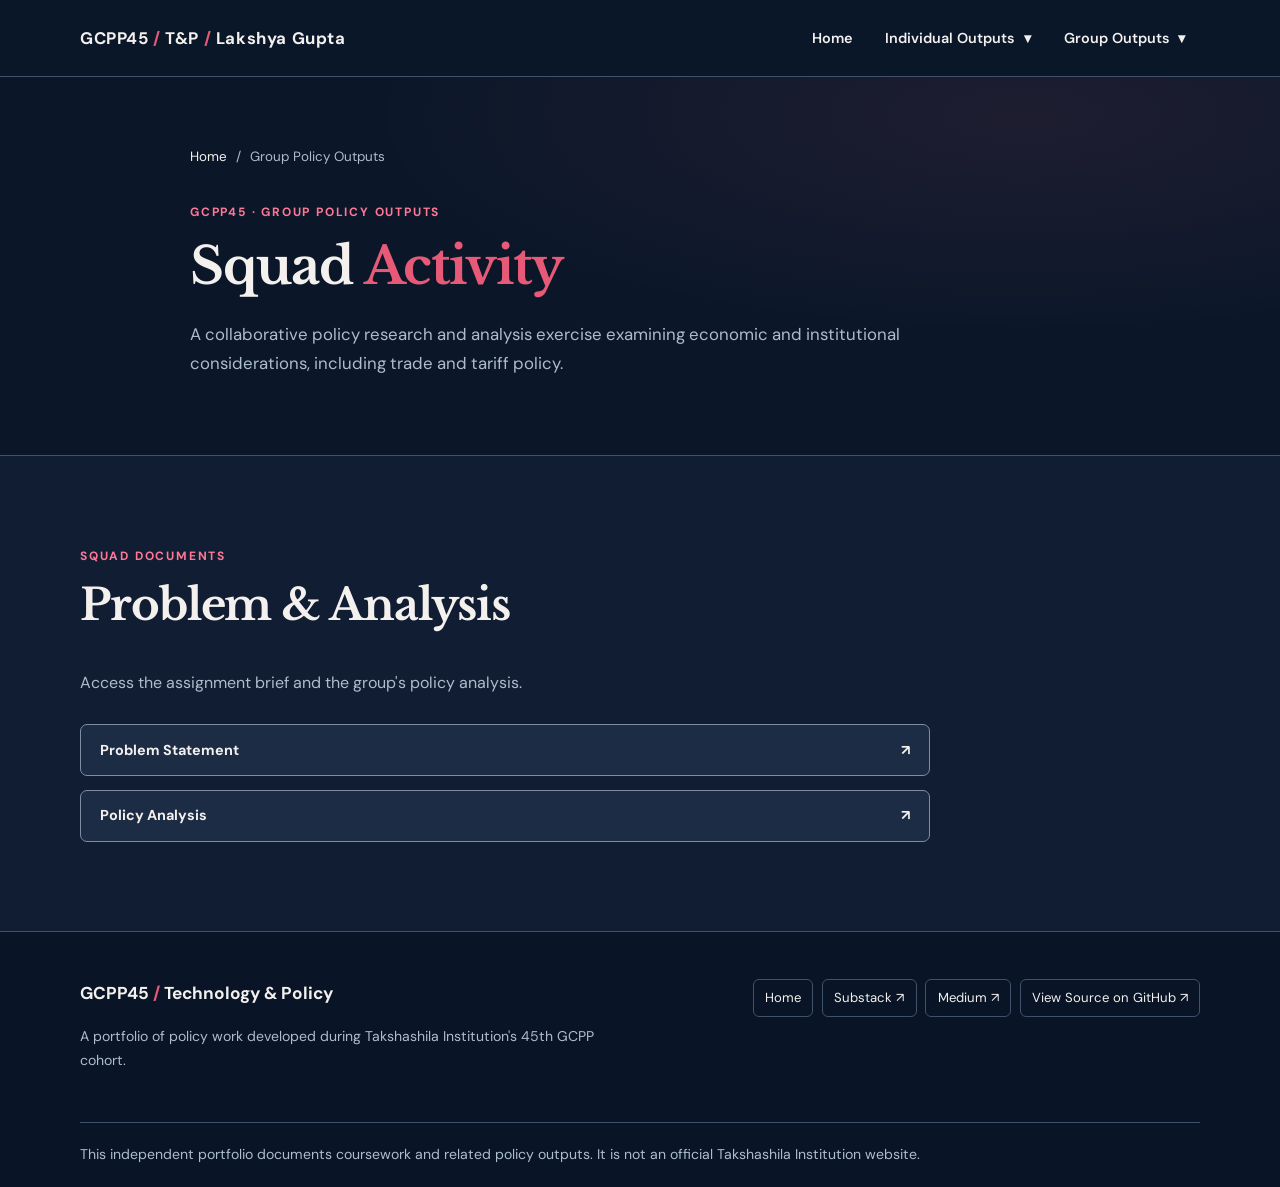
<file: pages/squad-activity.html>
<!DOCTYPE html>
<html lang="en">
<head>
  <meta charset="UTF-8">
  <meta name="viewport" content="width=device-width, initial-scale=1.0">
  <meta name="description" content="Squad Activity — GCPP45 Technology and Policy portfolio">
  <title>Squad Activity | GCPP45 Technology and Policy</title>
  <link rel="stylesheet" href="../assets/css/style.css">
</head>
<body>
<header class="site-header">
  <nav class="navbar container" aria-label="Main navigation">
    <a href="../index.html" class="site-logo">GCPP45 <span class="accent">/</span> T&amp;P <span class="accent">/</span> Lakshya Gupta</a>
    <div class="nav-links">
      <a href="../index.html" class="nav-link">Home</a>
      <div class="nav-dropdown">
        <button class="nav-dropdown-toggle" type="button" aria-haspopup="true" aria-expanded="false">Individual Outputs <span aria-hidden="true">▾</span></button>
        <div class="dropdown-menu">
          <a href="blogs-and-essays.html">Blogs &amp; Essays</a>
          <a href="community-organization.html">Community Organization</a>
        </div>
      </div>
      <div class="nav-dropdown">
        <button class="nav-dropdown-toggle" type="button" aria-haspopup="true" aria-expanded="false">Group Outputs <span aria-hidden="true">▾</span></button>
        <div class="dropdown-menu">
          <a href="squad-activity.html">Squad Activity</a>
          <a href="policy-simulation.html">Policy Simulation Workshop</a>
        </div>
      </div>
    </div>
  </nav>
</header>
<main>
<section class="hero section page-hero"><div class="container hero-content">
 <nav class="breadcrumbs" aria-label="Breadcrumb"><a href="../index.html">Home</a><span aria-hidden="true"> / </span><span>Group Policy Outputs</span></nav>
 <p class="eyebrow">GCPP45 · GROUP POLICY OUTPUTS</p><h1>Squad <span class="accent">Activity</span></h1><p class="hero-description">A collaborative policy research and analysis exercise examining economic and institutional considerations, including trade and tariff policy.</p>
 </div></section><section class="section"><div class="container"><div class="section-heading"><p class="eyebrow">SQUAD DOCUMENTS</p><h2>Problem &amp; Analysis</h2></div><p class="section-description">Access the assignment brief and the group's policy analysis.</p><div class="document-list"><a class="btn btn-outline document-button" href="../documents/squad-activity/problem-statement.pdf" target="_blank" rel="noopener noreferrer"><span>Problem Statement</span><span aria-hidden="true">↗</span></a><a class="btn btn-outline document-button" href="../documents/squad-activity/policy-analysis.pdf" target="_blank" rel="noopener noreferrer"><span>Policy Analysis</span><span aria-hidden="true">↗</span></a></div></div></section>
</main>
<footer class="site-footer">
  <div class="container footer-content">
    <div class="footer-brand"><p class="footer-title">GCPP45 <span class="accent">/</span> Technology &amp; Policy</p>
      <p>A portfolio of policy work developed during Takshashila Institution's 45th GCPP cohort.</p></div>
    <div class="footer-links">
      <a class="footer-link" href="../index.html">Home</a>
      <a class="footer-link" href="https://theworldarchitect.substack.com/" target="_blank" rel="noopener noreferrer">Substack ↗</a>
      <a class="footer-link" href="https://medium.com/@lakshyagupta8799" target="_blank" rel="noopener noreferrer">Medium ↗</a>
      <a class="footer-link" href="https://github.com/LakshyaG99/GCPP-Technology-And-Policy" target="_blank" rel="noopener noreferrer">View Source on GitHub ↗</a>
    </div>
  </div>
  <div class="container footer-bottom"><p>This independent portfolio documents coursework and related policy outputs. It is not an official Takshashila Institution website.</p></div>
</footer>
<script src="../assets/js/main.js" defer></script>
</body>
</html>
</file>
<file: assets/css/style.css>
/* GCPP45 Technology & Policy — shared visual system */
@import url('https://fonts.googleapis.com/css2?family=DM+Sans:wght@400;500;600;700&family=Libre+Baskerville:wght@400;700&display=swap');

:root {
  color-scheme: dark;
  --bg: #101d32;
  --bg-deep: #0b1729;
  --surface: #1c2c45;
  --surface-raised: #233650;
  --accent: #e65a78;
  --accent-bright: #ff7895;
  --text: #f3f0ed;
  --muted: #aebdcd;
  --border: #40516b;
  --focus: #ffb2c3;
  --max-width: 1120px;
  --radius: 12px;
}

*, *::before, *::after { box-sizing: border-box; }
html { scroll-behavior: smooth; scroll-padding-top: 6rem; }
body { margin: 0; min-height: 100vh; background: var(--bg); color: var(--text); font: 400 16px/1.7 'DM Sans', sans-serif; -webkit-font-smoothing: antialiased; }
::selection { background: var(--accent); color: #fff; }
a { color: inherit; text-decoration: none; }
button { font: inherit; }
a, button { -webkit-tap-highlight-color: transparent; }
a:focus-visible, button:focus-visible { outline: 3px solid var(--focus); outline-offset: 4px; }
h1, h2, h3, h4, p { margin-top: 0; }
h1, h2 { font-family: 'Libre Baskerville', Georgia, serif; line-height: 1.25; letter-spacing: -.025em; }
h1 { font-size: clamp(2.45rem, 5vw, 4.5rem); }
h2 { font-size: clamp(1.85rem, 3.4vw, 2.9rem); }
h3 { font-size: clamp(1.3rem, 2.2vw, 1.65rem); line-height: 1.35; }
h4 { font-size: 1.3rem; line-height: 1.4; }
.container { width: min(var(--max-width), calc(100% - 3rem)); margin-inline: auto; }
.section { padding: clamp(3.75rem, 7vw, 6.5rem) 0; }
.accent { color: var(--accent); }
.eyebrow, .card-label, .category-number { color: var(--accent-bright); text-transform: uppercase; letter-spacing: .15em; font-size: .75rem; font-weight: 700; }

/* Header and keyboard-/touch-friendly dropdowns */
.site-header { position: sticky; top: 0; z-index: 100; background: rgba(11, 23, 41, .96); border-bottom: 1px solid var(--border); backdrop-filter: blur(16px); }
.navbar { min-height: 76px; display: flex; align-items: center; justify-content: space-between; gap: 1.5rem; }
.site-logo { font-weight: 700; letter-spacing: .035em; font-size: 1.05rem; white-space: nowrap; }
.site-logo:hover { color: var(--accent-bright); }
.nav-links { display: flex; align-items: center; flex-wrap: wrap; gap: .2rem; }
.nav-link, .nav-dropdown-toggle { background: transparent; color: var(--text); border: 1px solid transparent; border-radius: 8px; padding: .55rem .85rem; cursor: pointer; font-size: .9rem; font-weight: 600; line-height: 1.4; transition: background .2s, border-color .2s, color .2s; }
.nav-link:hover, .nav-dropdown-toggle:hover, .nav-link.active, .nav-dropdown.is-open .nav-dropdown-toggle { color: var(--accent-bright); background: rgba(230, 90, 120, .1); border-color: rgba(230, 90, 120, .25); }
.nav-dropdown { position: relative; }
.nav-dropdown-toggle span { margin-left: .3rem; }
.dropdown-menu { display: none; position: absolute; right: 0; top: calc(100% + .5rem); min-width: 235px; padding: .45rem; background: var(--surface); border: 1px solid var(--border); border-radius: 10px; box-shadow: 0 14px 34px rgba(0, 0, 0, .28); }
.nav-dropdown.is-open .dropdown-menu { display: grid; }
.dropdown-menu a { display: block; padding: .7rem .8rem; border-radius: 7px; font-size: .9rem; line-height: 1.4; transition: background .2s, color .2s; }
.dropdown-menu a:hover, .dropdown-menu a[aria-current='page'] { background: var(--accent); color: #fff; }

/* Intro */
.hero { background: radial-gradient(ellipse at 80% 10%, rgba(230, 90, 120, .09), transparent 45%), var(--bg-deep); border-bottom: 1px solid var(--border); }
.hero-content { max-width: 900px; }
.hero h1 { margin-bottom: 1.4rem; }
.hero-subtitle { font-size: 1.03rem; font-weight: 600; color: #d4dce7; }
.hero-divider { color: var(--accent); padding: 0 .5rem; }
.hero-description { max-width: 790px; color: var(--muted); font-size: 1.05rem; }
.hero-actions, .card-actions { display: flex; align-items: center; flex-wrap: wrap; gap: .8rem; margin-top: 2rem; }
.page-hero { padding: 4.3rem 0 3.8rem; }
.page-hero h1 { font-size: clamp(2.2rem, 4vw, 3.65rem); }
.breadcrumbs { display: flex; align-items: center; flex-wrap: wrap; gap: .55rem; color: var(--muted); font-size: .84rem; margin-bottom: 2rem; }
.breadcrumbs a { color: var(--text); border-bottom: 1px solid transparent; }
.breadcrumbs a:hover { color: var(--accent-bright); border-color: currentColor; }

/* Every actionable link uses a clear hover highlight */
.btn { display: inline-flex; align-items: center; justify-content: space-between; gap: 1rem; min-height: 46px; padding: .75rem 1.2rem; border: 1px solid var(--accent); border-radius: 7px; font-size: .9rem; line-height: 1.35; font-weight: 700; text-align: left; cursor: pointer; transition: background .2s, color .2s, border-color .2s, transform .2s, box-shadow .2s; }
.btn:hover { background: var(--accent-bright); border-color: var(--accent-bright); color: var(--bg-deep); transform: translateY(-2px); box-shadow: 0 5px 16px rgba(230, 90, 120, .16); }
.btn-primary { background: var(--accent); color: #fff; }
.btn-outline { background: transparent; border-color: #7f8da1; color: var(--text); }
.btn-card { border-color: transparent; background: rgba(230, 90, 120, .13); color: var(--accent-bright); align-self: flex-start; }

/* Sections and cards */
.section-heading { max-width: 1000px; margin-bottom: 2.3rem; }
.section-heading h2 { margin-bottom: .85rem; }
.section-description { max-width: 1000px; color: var(--muted); font-size: 1rem; }
.programme-section { background: var(--bg); }
.outputs-section { background: var(--bg-deep); border-top: 1px solid var(--border); }
.resource-grid, .output-grid { display: grid; grid-template-columns: repeat(2, minmax(0, 1fr)); gap: 1.4rem; }
.resource-card, .output-card { display: flex; flex-direction: column; justify-content: space-between; gap: 1.5rem; min-width: 0; padding: clamp(1.4rem, 3vw, 2rem); background: var(--surface); border: 1px solid var(--border); border-radius: var(--radius); transition: border-color .2s, background .2s, transform .2s; }
.resource-card:hover, .output-card:hover { border-color: rgba(230, 90, 120, .75); background: var(--surface-raised); transform: translateY(-2px); }
.resource-card h3, .output-card h3, .output-card h4 { margin-bottom: .7rem; }
.resource-card p:not(.card-label), .output-card p:not(.card-label) { color: var(--muted); }
.card-content > :last-child { margin-bottom: 0; }
.card-label { margin-bottom: .8rem; }
.output-category + .output-category { margin-top: 4.25rem; }
.category-heading { margin-bottom: 1.3rem; border-bottom: 1px solid var(--border); padding-bottom: .9rem; }
.category-heading h3 { margin-bottom: 0; }
.featured-card { border-color: rgba(230, 90, 120, .45); }
.essay-list { grid-template-columns: minmax(0, 1fr); }
.essay-card { max-width: 900px; }
.essay-card h3 { font-family: 'Libre Baskerville', Georgia, serif; }
.tag-list { padding: 0; margin: 1.5rem 0 0; display: flex; gap: .55rem; flex-wrap: wrap; list-style: none; }
.tag { border: 1px solid #64738a; color: #e0e5ec; background: rgba(255, 255, 255, .025); border-radius: 5px; padding: .3rem .65rem; font-size: .75rem; line-height: 1.5; }
.essay-card .card-actions { margin-top: .3rem; }
.document-list { display: grid; gap: .85rem; max-width: 850px; margin-top: 1.75rem; }
.document-button { display: flex; width: 100%; padding: .95rem 1.2rem; background: var(--surface); }
.document-button:hover { background: var(--accent); color: #fff; }

/* Footer */
.site-footer { background: #091526; border-top: 1px solid var(--border); padding-top: 2.9rem; }
.footer-content { display: flex; justify-content: space-between; gap: 2.5rem; padding-bottom: 2.2rem; }
.footer-brand { max-width: 540px; }
.footer-title { font-weight: 700; font-size: 1.08rem; color: var(--text); }
.footer-brand p:not(.footer-title), .footer-bottom { color: var(--muted); font-size: .88rem; }
.footer-links { display: flex; flex-wrap: wrap; align-content: start; gap: .55rem; }
.footer-link { display: inline-block; border: 1px solid var(--border); padding: .45rem .7rem; border-radius: 6px; font-size: .82rem; transition: color .2s, border-color .2s, background .2s; }
.footer-link:hover { background: var(--accent); border-color: var(--accent); color: #fff; }
.footer-bottom { border-top: 1px solid var(--border); padding-top: 1.2rem; padding-bottom: 1.3rem; }
.footer-bottom p { margin: 0; }

@media (max-width: 760px) {
  .container { width: min(var(--max-width), calc(100% - 2rem)); }
  .navbar { align-items: flex-start; padding-block: 1rem; flex-direction: column; gap: .55rem; }
  .nav-links { width: 100%; gap: .1rem; }
  .nav-link, .nav-dropdown-toggle { font-size: .8rem; padding: .52rem .55rem; }
  .dropdown-menu { left: 0; right: auto; min-width: min(260px, calc(100vw - 2rem)); }
  .resource-grid, .output-grid { grid-template-columns: minmax(0, 1fr); }
  .footer-content { flex-direction: column; gap: 1.2rem; }
  .hero-divider { display: none; }
  .hero-subtitle { display: flex; flex-direction: column; gap: .25rem; }
  .page-hero { padding: 3.2rem 0; }
}
@media (max-width: 430px) {
  .nav-links { justify-content: space-between; }
  .nav-link, .nav-dropdown-toggle { font-size: .74rem; padding-inline: .3rem; }
  .hero-actions, .card-actions { align-items: stretch; flex-direction: column; }
  .hero-actions .btn, .card-actions .btn { width: 100%; }
}
@media (prefers-reduced-motion: reduce) {
  html { scroll-behavior: auto; }
  *, *::before, *::after { transition-duration: .01ms !important; animation-duration: .01ms !important; }
}

/* Policy Simulation — handbook and step materials */
.simulation-materials {
  display: grid;
  gap: .85rem;
  max-width: 850px;
  margin-top: 1.75rem;
}

.handbook-button {
  width: 100%;
  padding: 1.15rem 1.4rem;
  font-size: 1.05rem;
  background: var(--accent);
  color: #fff;
}

.simulation-steps {
  display: grid;
  grid-template-columns: repeat(5, minmax(0, 1fr));
  gap: .65rem;
}

.step-button {
  width: 100%;
  min-width: 0;
  padding: .9rem .4rem;
  justify-content: center;
  text-align: center;
  font-size: .85rem;
  background: var(--surface);
}

.step-button:hover {
  background: var(--accent);
  color: #fff;
}

@media (max-width: 760px) {
  .simulation-steps {
    grid-template-columns: repeat(2, minmax(0, 1fr));
  }
  .simulation-steps .step-button:last-child {
    grid-column: 1 / -1;
  }
}

@media (max-width: 430px) {
  .simulation-steps {
    grid-template-columns: 1fr;
  }
  .simulation-steps .step-button:last-child {
    grid-column: auto;
  }
}

/* Blog & Essay publication metadata */
.article-metadata {
  display: flex;
  flex-wrap: wrap;
  gap: .5rem 2rem;
  margin-top: .5rem;
  padding-top: 1rem;
  border-top: 1px solid var(--border);
  color: var(--muted);
  font-size: .78rem;
  line-height: 1.6;
}

.article-metadata strong {
  color: var(--text);
  font-weight: 600;
}

@media (max-width: 600px) {
  .article-metadata {
    flex-direction: column;
    gap: .25rem;
  }
}
</file>
